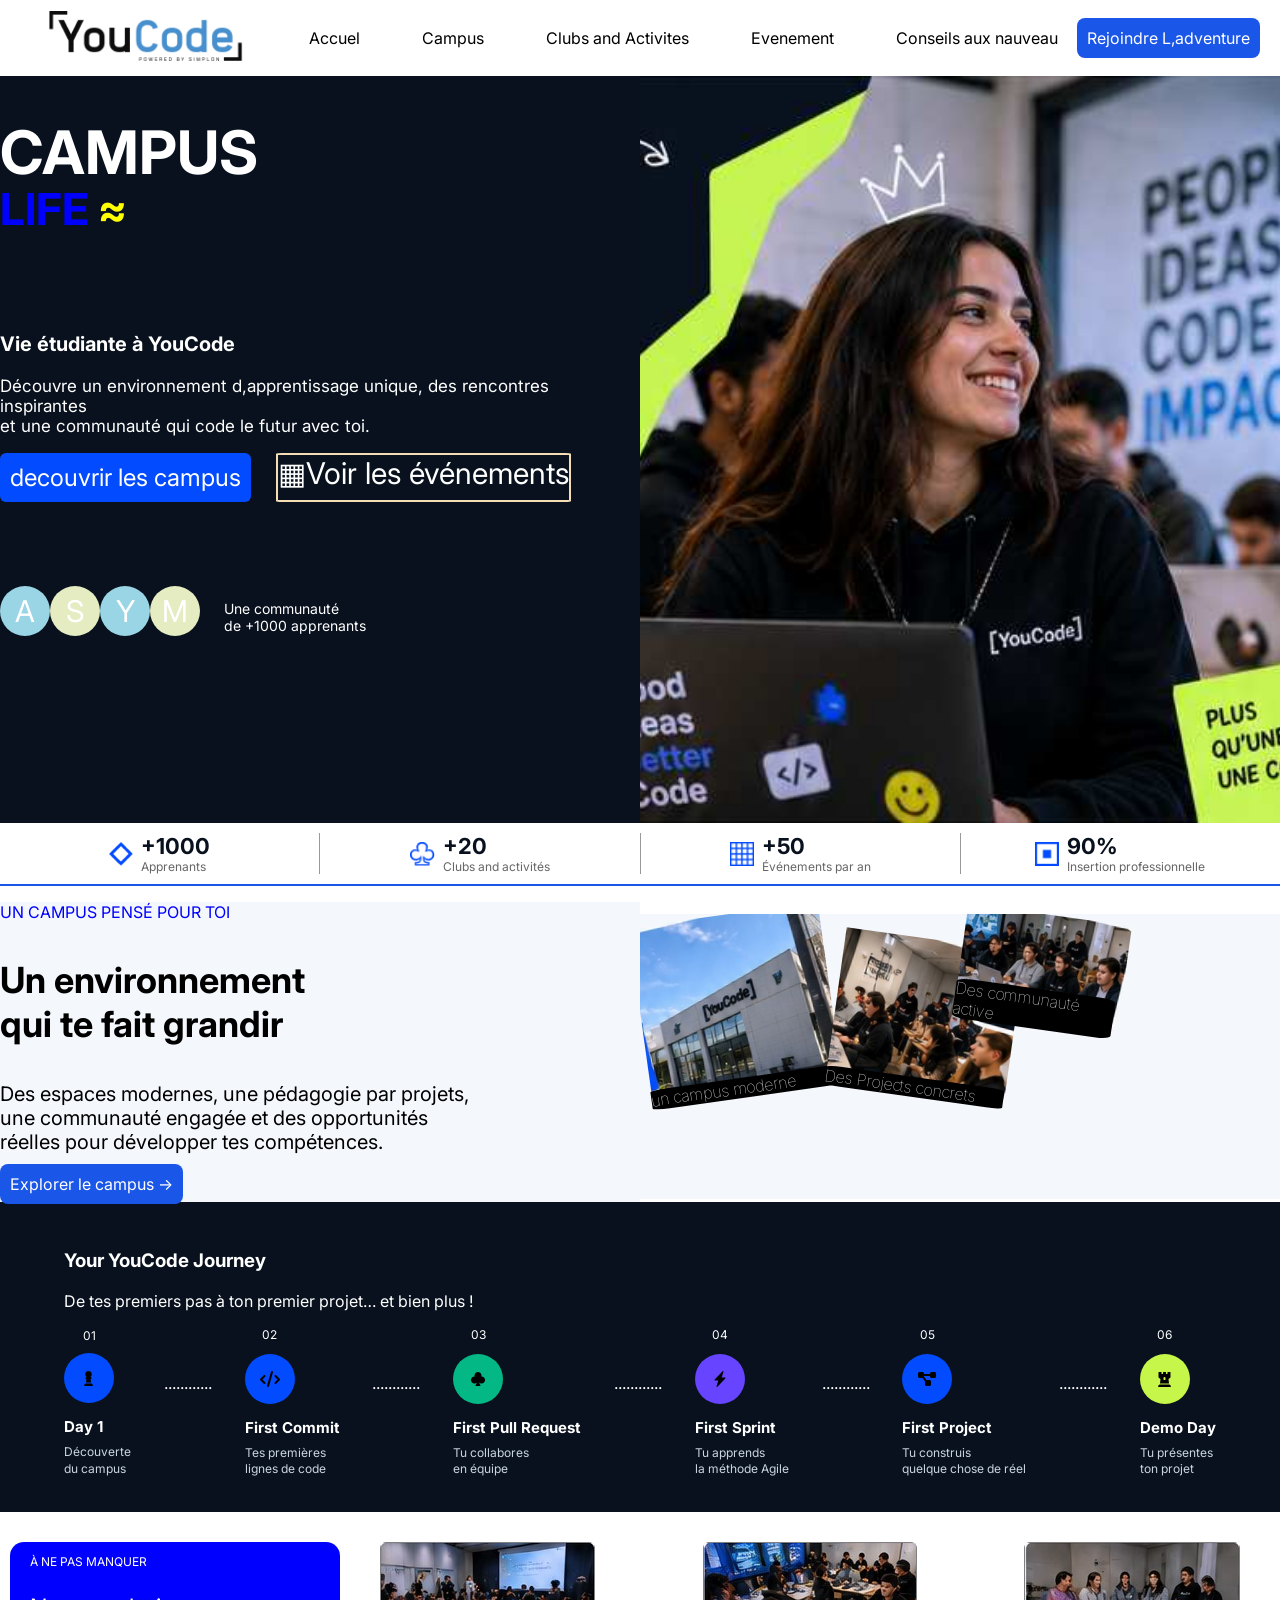
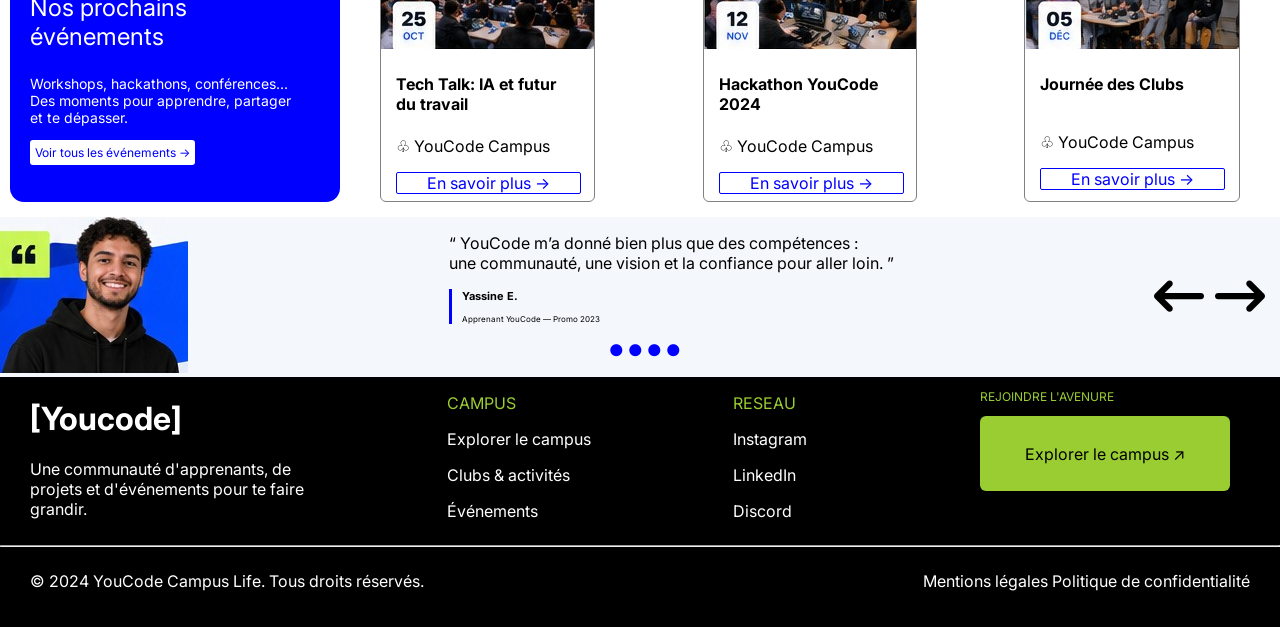
<file: index.html>
<!doctype html>
<head>
  <meta charset="utf-8" />
  <meta name="viewport" content="width=device-width, initial-scale=1.0" />
  <title>Campus Life</title>

  <link rel="preconnect" href="https://fonts.googleapis.com" />
  <link rel="preconnect" href="https://fonts.gstatic.com" crossorigin />
  <link
    href="https://fonts.googleapis.com/css2?family=Inter:ital,opsz,wght@0,14..32,100..900;1,14..32,100..900&display=swap"
    rel="stylesheet"
  />

  <link
    rel="stylesheet"
    href="https://cdnjs.cloudflare.com/ajax/libs/font-awesome/6.5.1/css/all.min.css"
  />

  <link
    rel="stylesheet"
    href="https://cdn.jsdelivr.net/npm/bootstrap-icons@1.11.3/font/bootstrap-icons.min.css"
  />

  <link rel="stylesheet" href="css/style.css" />
</head>
<body>
  <header>
    <div class="logo">
      <img src="acets/imgs/youcode_logo_dark.png" alt="youcode_logo_dark" />
    </div>
    <nav>
      <ul class="navigation">
        <li class="first-item">
          <a href="index.html" target="_blank">Accuel</a>
        </li>
        <li class="seconditem">
          <a href="campus.html" target="_blank">Campus</a>
        </li>
        <li><a href="">Clubs and Activites</a></li>
        <li><a href="">Evenement</a></li>
        <li><a href="">Conseils aux nauveau</a></li>
      </ul>
    </nav>
    <span>
      <a href="inscreption.html" target="_blank"
        >Rejoindre <span>L,adventure</span></a
      >
    </span>
  </header>
  <main>
    <div class="test">
      <div class="img2">
        <h1>CAMPUS <br /></h1>
        <p class="p2">LIFE <span class="egal">≈</span></p>
        <p class="p1">Vie étudiante à YouCode</p>
        <p class="p3">
          Découvre un environnement d,apprentissage unique, des rencontres
          inspirantes <br />
          et une communauté qui code le futur avec toi.
        </p>
        <span class="boutton">
          <a href="inscreption.html">decouvrir les campus</a>
          <p>▦Voir les événements</p>
        </span>
        <div class="community">
          <div class="les-cercles">
            <span class="cercle13">A</span>
            <span class="cercle24">S</span>
            <span class="cercle13">Y</span>
            <span class="cercle24">M</span>
          </div>
          <p class="community-text">
            Une communauté<br />
            de +1000 apprenants
          </p>
        </div>
      </div>
      <div class="image-ifram">
        <img
          class="hero"
          src="acets/imgs/5e478cdfb2598301883ad6cc78cef2d10b1388c6.jpg"
          alt=""
        />
      </div>
    </div>

    <div class="statique">
      <div class="stat">
        <img src="acets/imgs/◇.png" alt="" />
        <div class="stat-text">
          <strong>+1000</strong>
          <span>Apprenants</span>
        </div>
      </div>

      <div class="stat">
        <img src="acets/imgs/♧.png" alt="" />
        <div class="stat-text">
          <strong>+20</strong>
          <span>Clubs and activités</span>
        </div>
      </div>

      <div class="stat">
        <img src="acets/imgs/▦.png" alt="" />
        <div class="stat-text">
          <strong>+50</strong>
          <span>Événements par an</span>
        </div>
      </div>

      <div class="stat">
        <img src="acets/imgs/▣ (1).png" alt="" />
        <div class="stat-text">
          <strong>90%</strong>
          <span>Insertion professionnelle</span>
        </div>
      </div>
    </div>
    <section class="section2">
      <div class="environnement">
        <p class="campus">UN CAMPUS PENSÉ POUR TOI</p>
        <p class="p2">
          Un environnement<br />
          qui te fait grandir
        </p>
        <p class="p3">
          Des espaces modernes, une pédagogie par projets,<br />
          une communauté engagée et des opportunités<br />
          réelles pour développer tes compétences.
        </p>
        <span class="explore"><a href="">Explorer le campus →</a></span>
      </div>
      <div class="imgs">
        <span class="imge1"
          ><strong class="text1">un campus moderne</strong
          ><img
            src="acets/imgs/bd5c78f0b0664c1204db4e164d79fe65be6ed1d2.jpg"
            alt=""
        /></span>
        <span class="imge2"
          ><strong class="text2"> Des Projects concrets</strong
          ><img
            src="acets/imgs/d06b6202139b1335087069e88427f166922d4e25.jpg"
            alt=""
        /></span>
        <span class="imge3"
          ><strong class="text3">Des communauté active</strong
          ><img
            src="acets/imgs/503bd2fc34ba9e6c2afd23f845e8220012ca0e5b.jpg"
            alt=""
        /></span>
      </div>
    </section>
    <section class="yjourney">
      <h3>Your YouCode Journey</h3>
      <p class="journey-text">
        De tes premiers pas à ton premier projet… et bien plus !
      </p>
      <div class="youcode-first">
        <div class="icon-1">
          <div class="numero">01</div>
          <div class="pawn">
            <i class="fa-solid fa-chess-pawn"></i>
          </div>
          <h4>Day 1</h4>
          <p>Découverte<br />du campus</p>
        </div>
        <span class="dots">............</span>
        <div class="icon-2">
          <p class="numero">02</p>
          <div class="code">
            <i class="fa-solid fa-code"></i>
          </div>
          <h4>First Commit</h4>
          <p>Tes premières<br />lignes de code</p>
        </div>
        <span class="dots">............</span>

        <div class="icon-3">
          <p class="numero">03</p>
          <div class="club">
            <i class="bi bi-suit-club-fill"></i>
          </div>
          <h4>First Pull Request</h4>
          <p>Tu collabores<br />en équipe</p>
        </div>

        <span class="dots">............</span>

        <div class="icon-4">
          <p class="numero">04</p>
          <div class="lightning">
            <i class="bi bi-lightning-charge-fill"></i>
          </div>
          <h4>First Sprint</h4>
          <p>Tu apprends<br />la méthode Agile</p>
        </div>

        <span class="dots">............</span>

        <div class="icon-5">
          <p class="numero">05</p>
          <div class="paraler">
            <i class="fa-solid fa-diagram-project"></i>
          </div>
          <h4>First Project</h4>
          <p>Tu construis<br />quelque chose de réel</p>
        </div>

        <span class="dots">............</span>

        <div class="icon-6">
          <p class="numero">06</p>
          <div class="rock">
            <i class="fa-solid fa-chess-rook"></i>
          </div>
          <h4>Demo Day</h4>
          <p>Tu présentes<br />ton projet</p>
        </div>
      </div>
    </section>
    <section class="event">
      <div class="para">
        <p class="para-1">À NE PAS MANQUER</p>
        <p class="para-2">
          Nos prochains<br />
          événements
        </p>
        <p class="para-3">
          Workshops, hackathons, conférences…<br />
          Des moments pour apprendre, partager<br />
          et te dépasser.
        </p>
        <p class="para-4">Voir tous les événements →</p>
      </div>
      <div class="three-event">
        <div class="event-one">
          <div>
            <img src="acets/imgs/25oct.jpg" alt="" />
          </div>
          <h4 class = "one">
            Tech Talk: IA et futur<br />
            du travail
          </h4>
          <p class ="one">♧ YouCode Campus</p>
          <p class = "savoir">En savoir plus →</p>
        </div>
        <div class="event-two">
          <div>
            <img src="acets/imgs/12nov.jpg" alt="" />
          </div>
          <h4 class = "one">
            Hackathon YouCode<br />
            2024
          </h4>
          <p class ="one">♧ YouCode Campus</p>
          <p class ="savoir">En savoir plus →</p>
        </div>
        <div class="event-three">
          <div>
            <img src="acets/imgs/5dec.jpg" alt="" />
          </div>
          <h4 class ="one">Journée des Clubs</h4>
          <p class = "two">♧ YouCode Campus</p>
          <p class ="savoir">En savoir plus →</p>
        </div>
      </div>
    </section>
    <article>
      <div class="dernier">
     <div >
        <img src="acets/imgs/5688653841b9e48309e0742e034055d22930e3af.jpg" alt="">
      </div>
      <div>
              <p>
        “ YouCode m’a donné bien plus que des compétences :<br>
   une communauté, une vision et la confiance pour aller loin. ”
      </p>
      <div class = "line">
        <p class = "yassine">Yassine E.</p>
      <p class ="promo">Apprenant YouCode — Promo 2023</p>
      </div>
      
      <p class = "point">● ● ● ●</p>
      </div>
      <p class = "flech"><i class="fa-solid fa-arrow-left-long"></i>  <i class="fa-solid fa-arrow-right-long"></i></p>

    </div>
 
    </article>
  </main>
  <footer>
    <div class="footerr">

            <div class = "left-side">
        <h1>[Youcode]</h1>
        <p>Une communauté d'apprenants, de<br> projets et d'événements pour te faire<br> grandir. </p>
    </div>
    <div class="midlle">
        <p class = "explore">CAMPUS</p>
        <p>Explorer le campus</p>
        <p>Clubs & activités</p>
        <p>Événements</p>
    </div>
    <div class="right-side">
        <p class=" trouver">RESEAU</p>
        <p>Instagram</p>
        <p>LinkedIn</p>
        <p>Discord</p>
    </div>
    <div class = "last">
      <p class = "adventure">REJOINDRE L'AVENURE</p>
      <a class = "explor-campus" href="campus.html">Explorer le campus ↗</a>
    </div>
    </div>
    <hr>
    <div class = les-paragraphes>
         <p class = "left-paragraph">© 2024 YouCode Campus Life. Tous droits réservés.</p>
    <p class = right-paragraph>Mentions légales   Politique de confidentialité</p>
    </div>
   
</footer>
</body>
</file>
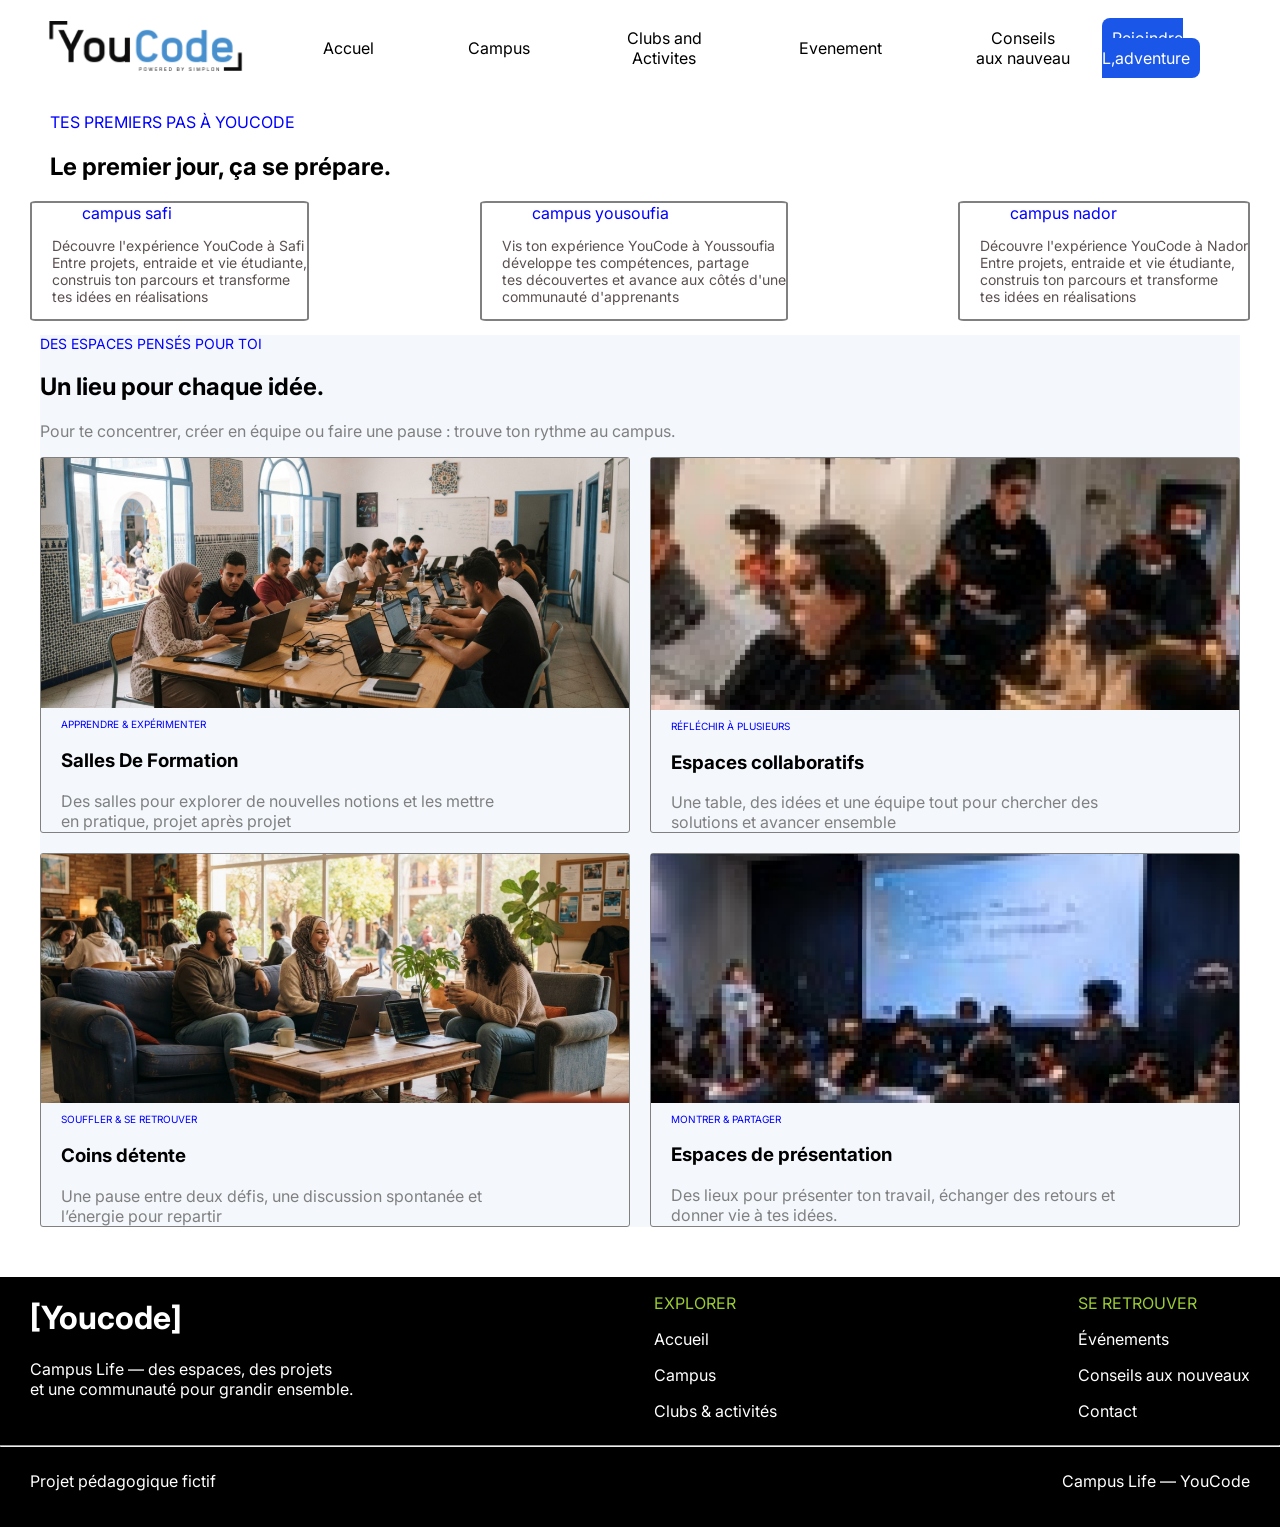
<file: campus.html>
<!doctype html>
<head>
  <meta charset="utf-8" />
  <meta name="viewport" content="width=device-width, initial-scale=1.0" />
  <title>Campus Life</title>

  <link rel="preconnect" href="https://fonts.googleapis.com" />
  <link rel="preconnect" href="https://fonts.gstatic.com" crossorigin />
  <link
    href="https://fonts.googleapis.com/css2?family=Inter:ital,opsz,wght@0,14..32,100..900;1,14..32,100..900&display=swap"
    rel="stylesheet"
  />

  <link rel="stylesheet" href="css/campus.css" />
</head>
<body>
  <header>
    <div class="logo">
      <img src="acets/imgs/youcode_logo_dark.png" alt="youcode_logo_dark" />
    </div>
    <nav>
      <ul class="navigation">
        <li class="first-item"><a href="index.html">Accuel</a></li>
        <li class="seconditem"><a href="campus.html">Campus</a></li>
        <li><a href="">Clubs and Activites</a></li>
        <li><a href="">Evenement</a></li>
        <li><a href="">Conseils aux nauveau</a></li>
      </ul>
    </nav>
    <span>
      <a href="inscreption.html">Rejoindre <span>L,adventure</span></a>
    </span>
  </header>
  <main>
    <section class="les_campus">
      <p class="sous-titre">TES PREMIERS PAS À YOUCODE</p>
      <h1>Le premier jour, ça se prépare.</h1>
      <div class="three-campus">
        <div class="safi">
          <span class="campus-safi">campus safi<br /> </span>
          <p class = "first-one">
            Découvre l'expérience YouCode à Safi<br /> Entre projets, entraide
            et vie étudiante,<br />
            construis ton parcours et transforme<br />
            tes idées en réalisations
          </p>
        </div>
        <div class="yousoufia">
          <span class="campus-yousoufia">campus yousoufia<br /> </span>
          <p class = "second-one">
            Vis ton expérience YouCode à Youssoufia<br />
            développe tes compétences, partage<br />
            tes découvertes et avance aux côtés d'une<br />
            communauté d'apprenants
          </p>
        </div>
        <div class="nador">
          <span class="campus-nador">campus nador<br /> </span>
          <p class ="last-one">
            Découvre l'expérience YouCode à Nador<br /> Entre projets, entraide
            et vie étudiante,<br />
            construis ton parcours et transforme<br />
            tes idées en réalisations
          </p>
        </div>
      </div>
    </section>
    <section class="first-section">
      <p class="espace">DES ESPACES PENSÉS POUR TOI</p>
      <h2>Un lieu pour chaque idée.</h2>
      <p class="describe">
        Pour te concentrer, créer en équipe ou faire une pause : trouve ton
        rythme au campus.
      </p>
      <div class="all-img">
        <div class="card-1">
          <img src="acets/imgs/image1.png" alt="" />
          <div class ="description-4">
             <p class="apprender">APPRENDRE & EXPÉRIMENTER</p>
          <h3>Salles De Formation</h3>
          <figcaption class="caption-1">
            Des salles pour explorer de nouvelles notions et les mettre<br />
            en pratique, projet après projet
          </figcaption>
          </div>

         
        </div>
        <div class="card-2">
          <img src="acets/imgs/image2.png" alt="" />
          <div class = "description-4">

             <p class="apprender">RÉFLÉCHIR À PLUSIEURS</p>
          <h3>Espaces collaboratifs</h3>
          <figcaption class="caption-1">
           Une table, des idées et une équipe tout pour chercher des<br> solutions et avancer ensemble
          </figcaption>
          </div>

         

        </div>
        <div class="card-3">
          <img src="acets/imgs/image3.png" alt="" />
          <div class ="description-4">

               <p class="apprender">SOUFFLER & SE RETROUVER</p>
          <h3>Coins détente</h3>
          <figcaption class="caption-1">
           Une pause entre deux défis, une discussion spontanée et<br> l’énergie pour repartir
          </figcaption>
          </div>

          
        </div>
        <div class="card-4">
          <img src="acets/imgs/image4.png" alt="" />
          <div class = "description-4">
            <p class="apprender">MONTRER & PARTAGER</p>
            <h3>Espaces de présentation</h3>
          <figcaption class="caption-1">
           Des lieux pour présenter ton travail, échanger des retours et<br> donner vie à tes idées.
          </figcaption>
          </div>
          

        </div>
      </div>
    </section>
  </main>

  <footer>
    <div class="footerr">
      <div class="left-side">
        <h1>[Youcode]</h1>
        <p>Campus Life — des espaces, des projets<br> et une communauté pour grandir ensemble.</p>
      </div>
      <div class="midlle">
        <p class="explore">EXPLORER</p>
        <p>Accueil</p>
        <p>Campus</p>
        <p>Clubs & activités</p>
      </div>
      <div class="right-side">
        <p class="trouver">SE RETROUVER</p>
 <p>Événements</p>
        <p>Conseils aux nouveaux</p>
        <p>Contact</p>
      </div>
    </div>
    <hr />
    <div class="les-paragraphes">
      <p class="left-paragraph">Projet pédagogique fictif</p>
      <p class="right-paragraph">Campus Life — YouCode</p>
    </div>
  </footer>
</body>
</file>
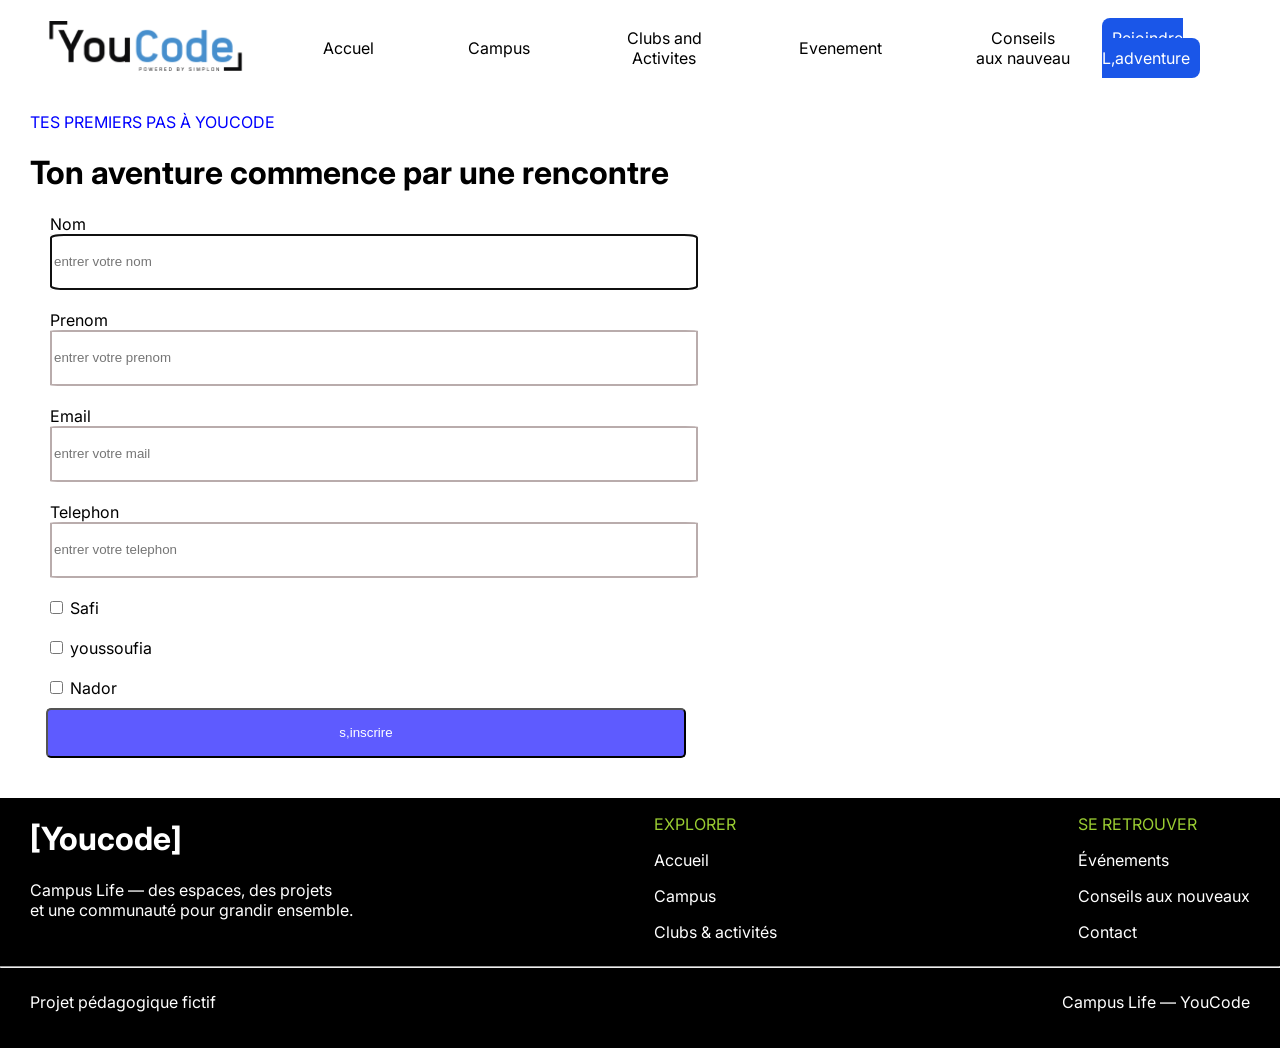
<file: inscreption.html>
<!DOCTYPE html>
<html>
    <head>
        <meta  charset="utf-8" />
  <meta name="viewport" content="width=device-width, initial-scale=1.0" />
  <title>Insecreption</title>



<link rel="preconnect" href="https://fonts.googleapis.com">
    <link rel="preconnect" href="https://fonts.gstatic.com" crossorigin>
    <link href="https://fonts.googleapis.com/css2?family=Inter:ital,opsz,wght@0,14..32,100..900;1,14..32,100..900&display=swap" rel="stylesheet">


  <link rel="stylesheet" href="css/insecription.css">
    </head>
    <body>
          <header>
    <div class="logo">
      <img src="acets/imgs/youcode_logo_dark.png" alt="youcode_logo_dark" />
    </div>
    <nav>
      <ul class="navigation">
        <li class="first-item"><a href="index.html">Accuel</a></li>
        <li class="seconditem"><a href="campus.html">Campus</a></li>
        <li><a href="">Clubs and Activites</a></li>
        <li><a href="">Evenement</a></li>
        <li><a href="">Conseils aux nauveau</a></li>
      </ul>
    </nav>
    <span>
      <a href="inscreption.html">Rejoindre <span>L,adventure</span></a>
    </span>
  </header>
  <main>
    <p class = first-p>TES PREMIERS PAS À YOUCODE</p>
    <h1 class = heading>Ton aventure commence par une rencontre</h1>
    <form action="index.html">
        <div class = "">
           <label class = labell for="">Nom</label><br>
        <input class = "inpute" type="text" required placeholder="entrer votre nom" autofocus > 
        </div>
        <br>
        
<div>
    <label class = labell for="" >Prenom</label><br>
<input class = "inpute" type="text" required placeholder="entrer votre prenom" >
</div>
<br>
<div>
   <label class = labell for="">Email</label><br>
<input class = "inpute" type="email" required placeholder="entrer votre mail" > 
</div>
<br>
<div>
   <label class = labell for="">Telephon</label><br>
<input class = "inpute" type="text" required placeholder="entrer votre telephon" minlength="10" maxlength="10" > 
</div>
<br>
<div>
    <input class = " radioo"  id="vill" type="checkbox" />
<label  for="vill">Safi</label>
</div>
<br>
<div>
    <input class = " radioo"  id="ville" type="checkbox" />
<label  for="ville">youssoufia</label>
</div>
<br>
<div>
   <input class = " radioo" t id="villee" type="checkbox" />
<label for="villee">Nador</label> 
</div>
<div class = "bottone">
  <input type="submit" value="s,inscrire">
</div>


    </form>
  </main>
    <footer>
    <div class="footerr">

            <div class = "left-side">
        <h1>[Youcode]</h1>
        <p>Campus Life — des espaces, des projets<br> et une communauté pour grandir ensemble. </p>
    </div>
    <div class="midlle">
        <p class = "explore">EXPLORER</p>
        <p>Accueil</p>
        <p>Campus</p>
        <p>Clubs & activités</p>
    </div>
    <div class="right-side">
        <p class=" trouver">SE RETROUVER</p>
        <p>Événements</p>
        <p>Conseils aux nouveaux</p>
        <p>Contact</p>
    </div>
    </div>
    <hr>
    <div class = les-paragraphes>
         <p class = "left-paragraph">Projet pédagogique fictif</p>
    <p class = right-paragraph>Campus Life — YouCode</p>
    </div>
   
</footer>
    </body>
</html>
</file>
<file: css/style.css>
body {
    padding: 0px;
    margin: 0px ;
    box-sizing: border-box;
    font-family: 'Inter', sans-serif;
}
header {
       display: flex;
    align-items: center;
    justify-content: space-between;  
    padding: 0 20px;

}
ul {
  list-style-type: none;
  margin: 0;
  padding: 0;
  overflow: hidden;
}
ul li a {
    display: block;
    margin: 14px 16px;
    padding: 14px 16px;
    text-align: center;
    text-decoration: none;
    color: black;
}
.logo img {
   height: 50px;
   width: auto;
}
nav {
    display: flex;
    align-items: center;
    justify-content: space-between;
    background-color: white;
    padding:0 0 0 20px;
    margin-top: 0px;
}
.navigation {
    display: flex;
    align-items: center;
    flex: 1;
    justify-content: space-evenly;
    gap: 30px;
    }
span a {
    background-color: #1a56e8;
    border-radius: 8px;
    color: white;
    padding: 10px;
    text-decoration: none;
}
span a:hover{
    color: black;
}
ul li a:hover {
    color: blue;
}
ul span {
    display: block;
}
 main .test{
    display: flex;
 }
main .img2 {
    background-color: #08111D;
    padding-bottom: 175px;
    color: white;
    font-size: 30px;
    width: 50%;
    margin: 0;
}

main .test .hero {
    height: 100%;
}
main .img2 .p1 {
    font-size: 20px;
    font-weight: bold;
}
main .img2 .p3 {
    font-size: 17px;
}
main .img2 .p2 {
    margin-top: -46px;
    font-size: 44px;
    width: 202px;
height: 106px;
opacity: 1;
top: 121px;
left: 56px;
color: blue;
}
main .img2 .p2 .egal {
    color: yellow;
}
main .img2 .boutton a {
    display: inline-block;
opacity: 1;
border-radius: 6px;
background-color:#034BFF;
text-decoration: none;
font-size: 24px;
color: white;
width: fit-content;

}
main .community {
    margin-top: 84px;
    display: flex;
    gap: 24px;
}
main .test .les-cercles {
    display: flex;
    margin-left: 0px;
}
main .community .cercle13 {
    background-color: rgb(154, 213, 229);
    justify-content: center;
    align-items: center;
    width: 50px;
    height: 50px;
    border-radius: 50%;
    display: flex;
    margin-left: 0px;
}
main .community .cercle24 {
        justify-content: center;
    align-items: center;
        background-color: rgb(229, 236, 193);
            width: 50px;
    height: 50px;
          border-radius: 50%;
          display: flex;
}
main .community .community-text {
    font-size: 14px;
}
.boutton {
    display: flex;
    gap: 25px;
}
main .img2 .boutton a:hover {
    background-color: aqua;
}
main .img2 .boutton p {
    border: 2px solid wheat;
    margin: 0px;
    border-radius: 2%;
}
main .statique {
    display: flex;
    background-color: white;
    padding: 10px 0;
    border-bottom: 2px solid #1a56e8;
}
main .statique .stat {
    flex: 1;
    display: flex;
    align-items: center;
    justify-content: center;
    gap: 8px;
}
main .statique .stat:not(:last-child) {
    border-right: 1px solid #999;
}

main .statique .stat img {
    height: 24px;
    width: auto;
}

main .statique .stat-text {
    display: flex;
    flex-direction: column;
}

main .statique .stat-text strong {
    font-size: 22px;
    color: #08111D;
}

main .statique .stat-text span {
    font-size: 12px;
    color: #666;
}
main .environnement {
    width: 50%;
    background-color: #F4F7FC;
    height: 300px
;
}
main .campus {
    color: blue;
}
main .p2 {
    font-weight: bold;
    font-size: 36px;
}
main .p3 {
    font-size: 20px;
    font-weight: 400;
}
main .section2 {
    position: relative;
}
main .imgs {
    position: absolute;
    right: 0;
    top: 12px;
    background-color:  #F4F7FC;
    width: 50%;
    height: 95%;
    overflow: hidden;
}
main .imge3 {
    position: absolute;
    right: 25%;
    transform: rotate(8deg);
    width: 25%;
}
main .imge2 {
    transform: rotate(8deg);
    display: inline-block;

}
main .imge1 {
    transform: rotate(-8deg);
    display: inline-block;
}
main .imgs .text1 {
    background-color: black;
    position: absolute;
        right: 1px;
    bottom: -3px;
    color: white;
    width: fit-content;
    font-weight: 100;
    width: 100%;
    border-radius: 9%;
}
main .imgs .text2 {
       background-color: black;
    position: absolute;
        right: 1px;
    bottom: -3px;
    color: white;
    width: 100%;
    font-weight: 100;
    border-radius: 9%;
}
main .imgs .text3 {
     background-color: black;
    position: absolute;
        right: 1px;
    bottom: -3px;
    color: white;
    width: 100%;
    font-weight: 100;
    border-radius: 9%;
}
*, *::before, *::after {
    box-sizing: border-box;
}

main .test .image-ifram {
    width: 50%;
}

main .test .hero {
    width: 100%;
    height: 100%;
    object-fit: cover;
    display: block;
}

ul li a {
    margin: 14px 8px;
    padding: 14px 8px;
}
main .yjourney {
    background-color: #08111D;
        padding: 28px 64px 34px;
        margin-bottom: 30px;
}
main .yjourney h3 {
    color: white;
}
main .yjourney p {
    color: white;
}
main .yjourney .youcode-first {
    display: flex;
    justify-content: space-between;
    align-items: center;
}
main .yjourney .youcode-first .numero {
    color: white;
     width: 50px;
    text-align: center;
    font-size: 12px;
    margin: 0 0 10px;
}
main .yjourney .youcode-first .code {
    width: 50px;
    height: 50px;
    border-radius: 50%;
    background-color: #034BFF;
    justify-content: center;
    align-items: center;
    display: flex;
}
main .yjourney .youcode-first h4 {
    color: white;
    font-size: 15px;
    margin: 14px 0 8px;
}
main .yjourney .youcode-first p {
    color: #cbd5e1;
    font-size: 12px;
    line-height: 1.4;
    margin: 0; 
}



main .yjourney .youcode-first .pawn {
    width: 50px;
    height: 50px;
    border-radius: 50%;
    background-color: #034BFF;
    justify-content: center;
    align-items: center;
    display: flex;
}
main .yjourney .youcode-first .club{
      width: 50px;
    height: 50px;
    border-radius: 50%;
    background-color: #04B886;
    justify-content: center;
    align-items: center;
    display: flex;
}
main .yjourney .youcode-first .lightning{
      width: 50px;
    height: 50px;
    border-radius: 50%;
    background-color: #6744FF;
    justify-content: center;
    align-items: center;
    display: flex;
}
main .yjourney .youcode-first .paraler{
      width: 50px;
    height: 50px;
    border-radius: 50%;
    background-color: #034BFF;
    justify-content: center;
    align-items: center;
    display: flex;
}
main .yjourney .youcode-first .rock{
      width: 50px;
    height: 50px;
    border-radius: 50%;
    background-color: #C7F64A;
    justify-content: center;
    align-items: center;
    display: flex;
}
main .yjourney .dots {
    margin-bottom: 40px;
    color: white;
}
main .event .para {
    background-color: blue;
    width: 330px;
    border-radius: 14px;
    height: 260px;
    margin-left: 10px;
}
main .event {
 background-color: #FFFFFF;   
}
main .event .para-1 {
    font-size: 12px;
    margin-left: 20px;
    color: white;
}
main .event .para-2 {
    font-size: 24px;
     color: white;
      margin-left: 20px;
}
main .event .para-3 {
    font-size: 14px;
     color: white;
      margin-left: 20px;
}
main .event .para-4 {
    font-size: 12px;
     color: blue;
     background-color: white;
     width: 165px;
     border-radius: 3px;
     height: 25px;
     align-items: center;
     justify-content: center;
     display: flex;
      margin-left: 20px;
}
main .event .para-4:hover {
    color: gray;
}
main .event {
    display: flex;
    justify-content: space-between;
    margin-bottom: 15px;
}
main .three-event {
    display: flex;
    justify-content: space-between;
   flex: 1;
}
main .three-event .event-one {
    border: 1px solid gray;
    height: 260px;
    margin-left: 40px;
    border-radius: 6px;
    background-color: #FFFFFF;
}
main .three-event .one {
    margin-left: 15px;
}
main .three-event .two {
    margin-left: 15px;
        margin-bottom: 16px;
    margin-top: 38px;
}
main .three-event .event-two {
     border: 1px solid gray;
    height: 260px;
     border-radius: 6px;
}
main .three-event .event-three {
     border: 1px solid gray;
    height: 260px;
     border-radius: 6px;
     margin-right: 40px;
}
main .three-event .savoir {
    color: blue;
    background-color: white;
    border: 1px solid blue;
    justify-content: center;
    align-items: center;
    display: flex;
    border-radius: 2px;
    width: 185px;
    margin-left: 15px;

}
main .dernier {
    background-color: #F4F7FC;
    display: flex;
    justify-content: space-between;
}
main .dernier .yassine {
    font-weight: bold;
    font-size: 11px;
    margin-left: 10px;
}
main .dernier .promo {
    font-size: 8px;
    margin-left: 10px;
}
main .dernier .line {
    border-left: 3px solid blue;
}
main .dernier .flech {
    font-weight: bold;
    font-size: 50px;
    margin-right: 15px;
}
main .dernier .point {
    color: blue;
    margin-left: 160px;
}
footer {
    background-color: black;
    height: 250px;
  }
  footer .footerr {
    display: flex;
    justify-content: space-between;
  }
  footer .left-side {
    color: white;
    margin-left: 30px;
  }
  footer .midlle {
    color: white;
  }
  footer .right-side {
    color: white;
    margin-right: 30px;
  }
  hr {
    color: gray;
  }
  footer .left-paragraph {
    color: white;
    margin-left: 30px;
  }
  footer .right-paragraph {
    color: white;
    margin-right: 30px;
  }
  footer .les-paragraphes {
    display: flex;
    justify-content: space-between;
  }
  footer .midlle .explore {
    color: yellowgreen;
  }
  footer .right-side .trouver {
    color: yellowgreen;
  }
  footer .last {
    margin-right: 50px;
  }
  footer .last .adventure {
    color: yellowgreen;
    font-size: 12px;
  }
  footer .last .explor-campus {
    color:black ;
    text-decoration: none;
    background-color: yellowgreen;
        height: 75px;
    display: block;
    justify-content: center;
    align-items: center;
    display: flex;
    border-radius: 6px;
    width: 250px;
  }
    footer .last .explor-campus:hover {
        color: gray;
    }
</file>
<file: css/campus.css>
body {
    padding: 0px;
    margin: 0px ;
    box-sizing: border-box;
    font-family: 'Inter', sans-serif;
}
header {
       display: flex;
    align-items: center;
    justify-content: space-between;  
    padding: 0 20px;

}
ul {
  list-style-type: none;
  margin: 0;
  padding: 0;
  overflow: hidden;
}
ul li a {
    display: block;
    margin: 14px 16px;
    padding: 14px 16px;
    text-align: center;
    text-decoration: none;
    color: black;
}
.logo img {
   height: 50px;
   width: auto;
}
nav {
    display: flex;
    align-items: center;
    justify-content: space-between;
    background-color: white;
    padding:0 0 0 20px;
    margin-top: 0px;
}
.navigation {
    display: flex;
    align-items: center;
    flex: 1;
    justify-content: space-evenly;
    gap: 30px;
    }
span a {
    background-color: #1a56e8;
    border-radius: 8px;
    color: white;
    padding: 10px;
    text-decoration: none;
}
span a:hover{
    color: black;
}
ul li a:hover {
    color: blue;
}
ul span {
    display: block;
}
 .les_campus .sous-titre {
    color: blue;
    margin-left: 50px;

}
 .les_campus h1 {
    margin-left: 50px;
 }
 .les_campus .campus-safi {
    margin-left: 50px;
    color: blue;
 }
 .les_campus .three-campus p {
    margin-left: 20px;
 }
  .les_campus .safi {
    border: 2px solid gray;
    width: fit-content;
    margin-left: 30px;
    border-radius: 2%;
  }
    .les_campus .yousoufia {
    border: 2px solid gray;
    width: fit-content;
     border-radius: 2%;
  }
    .les_campus .nador {
    border: 2px solid gray;
    width: fit-content;
    margin-right: 30px;
     border-radius: 2%;
  }
   .les_campus .campus-yousoufia {
    margin-left: 50px;
    color: blue;
 }
  .les_campus .campus-nador {
    margin-left: 50px;
    color: blue;
 }
  .les_campus .three-campus {
    display: flex;
    justify-content: space-between;
  }
  .les_campus .first-one {
    font-size: 14px;
    color: #5b5050;
  }
  .les_campus .second-one {
    font-size: 14px;
    color: #5b5050;
  }
  .les_campus .last-one {
    font-size: 14px;
    color: #5b5050;
  }
  main .espace {
    color: blue;
    font-size: 14px;
  }
  main .describe {
    color: gray;
  }
  .first-section {
    margin-left: 40px;
    margin-right: 40px;
  }
  main .all-img {
    display: grid;
    grid-template-columns: repeat(2,1fr);
    gap: 20px;
  }
    main .all-img img {
      width: 100%;
      display: block;
      object-fit:cover ;

    }
      main .all-img .card-1 {
        border: 1px solid gray;
        border-radius: 3px;
      }
            main .all-img .card-2 {
        border: 1px solid gray;
        border-radius: 3px;
      }
            main .all-img .card-3 {
        border: 1px solid gray;
        border-radius: 3px;
      }
            main .all-img .card-4 {
        border: 1px solid gray;
        border-radius: 3px;
      }
      main .all-img .description-4 {
        margin-left: 20px;
      }
     main .all-img .apprender {
      color: blue;
      font-size: 10px;
     }
     main .all-img .caption-1 {
      color: gray;
     }
     main .first-section {
      margin-bottom: 50px;
      background-color: #F4F7FC;
     }
  footer {
    background-color: black;
    height: 250px;
  }
  footer .footerr {
    display: flex;
    justify-content: space-between;
  }
  footer .left-side {
    color: white;
    margin-left: 30px;
  }
  footer .midlle {
    color: white;
  }
  footer .right-side {
    color: white;
    margin-right: 30px;
  }
  hr {
    color: gray;
  }
  footer .left-paragraph {
    color: white;
    margin-left: 30px;
  }
  footer .right-paragraph {
    color: white;
    margin-right: 30px;
  }
  footer .les-paragraphes {
    display: flex;
    justify-content: space-between;
  }
  footer .midlle .explore {
    color: yellowgreen;
  }
  footer .right-side .trouver {
    color: yellowgreen;
  }
</file>
<file: css/insecription.css>
body {
    padding: 0px;
    margin: 0px ;
    box-sizing: border-box;
    font-family: 'Inter', sans-serif;
}
header {
       display: flex;
    align-items: center;
    justify-content: space-between;  
    padding: 0 20px;

}
ul {
  list-style-type: none;
  margin: 0;
  padding: 0;
  overflow: hidden;
}
ul li a {
    display: block;
    margin: 14px 16px;
    padding: 14px 16px;
    text-align: center;
    text-decoration: none;
    color: black;
}
.logo img {
   height: 50px;
   width: auto;
}
nav {
    display: flex;
    align-items: center;
    justify-content: space-between;
    background-color: white;
    padding:0 0 0 20px;
    margin-top: 0px;
}
.navigation {
    display: flex;
    align-items: center;
    flex: 1;
    justify-content: space-evenly;
    gap: 30px;
    }
span a {
    background-color: #1a56e8;
    border-radius: 8px;
    color: white;
    padding: 10px;
    text-decoration: none;
}
span a:hover{
    color: black;
}
ul li a:hover {
    color: blue;
}
ul span {
    display: block;
}
main .first-p {
    color: blue;
    margin-left: 30px;
}
main .heading {
    margin-left: 30px;
}
main form .inpute {
    width: 50%;

    border: 2px solid #b9acac;
    border-radius: 2%;
    margin-left: 50px;
    height: 50px;
}
main form .inpute:hover {
    background-color: #d4d4d4;
}
main form .labell {
    margin-left: 50px;
}
main form .radioo {
    margin-left: 50px;
}
main form .bottone input {
    margin-left: 46px;
    background-color: #5E5BFF;
    width: 50%;
    height: 50px;
    color: white;
    border-radius: 5px;
    margin-top: 10px;
    margin-bottom: 40px;
}
main form .bottone input:hover {
    color: gray;
}
footer {
    background-color: black;
    height: 250px;
  }
  footer .footerr {
    display: flex;
    justify-content: space-between;
  }
  footer .left-side {
    color: white;
    margin-left: 30px;
  }
  footer .midlle {
    color: white;
  }
  footer .right-side {
    color: white;
    margin-right: 30px;
  }
  hr {
    color: gray;
  }
  footer .left-paragraph {
    color: white;
    margin-left: 30px;
  }
  footer .right-paragraph {
    color: white;
    margin-right: 30px;
  }
  footer .les-paragraphes {
    display: flex;
    justify-content: space-between;
  }
  footer .midlle .explore {
    color: yellowgreen;
  }
  footer .right-side .trouver {
    color: yellowgreen;
  }
</file>
